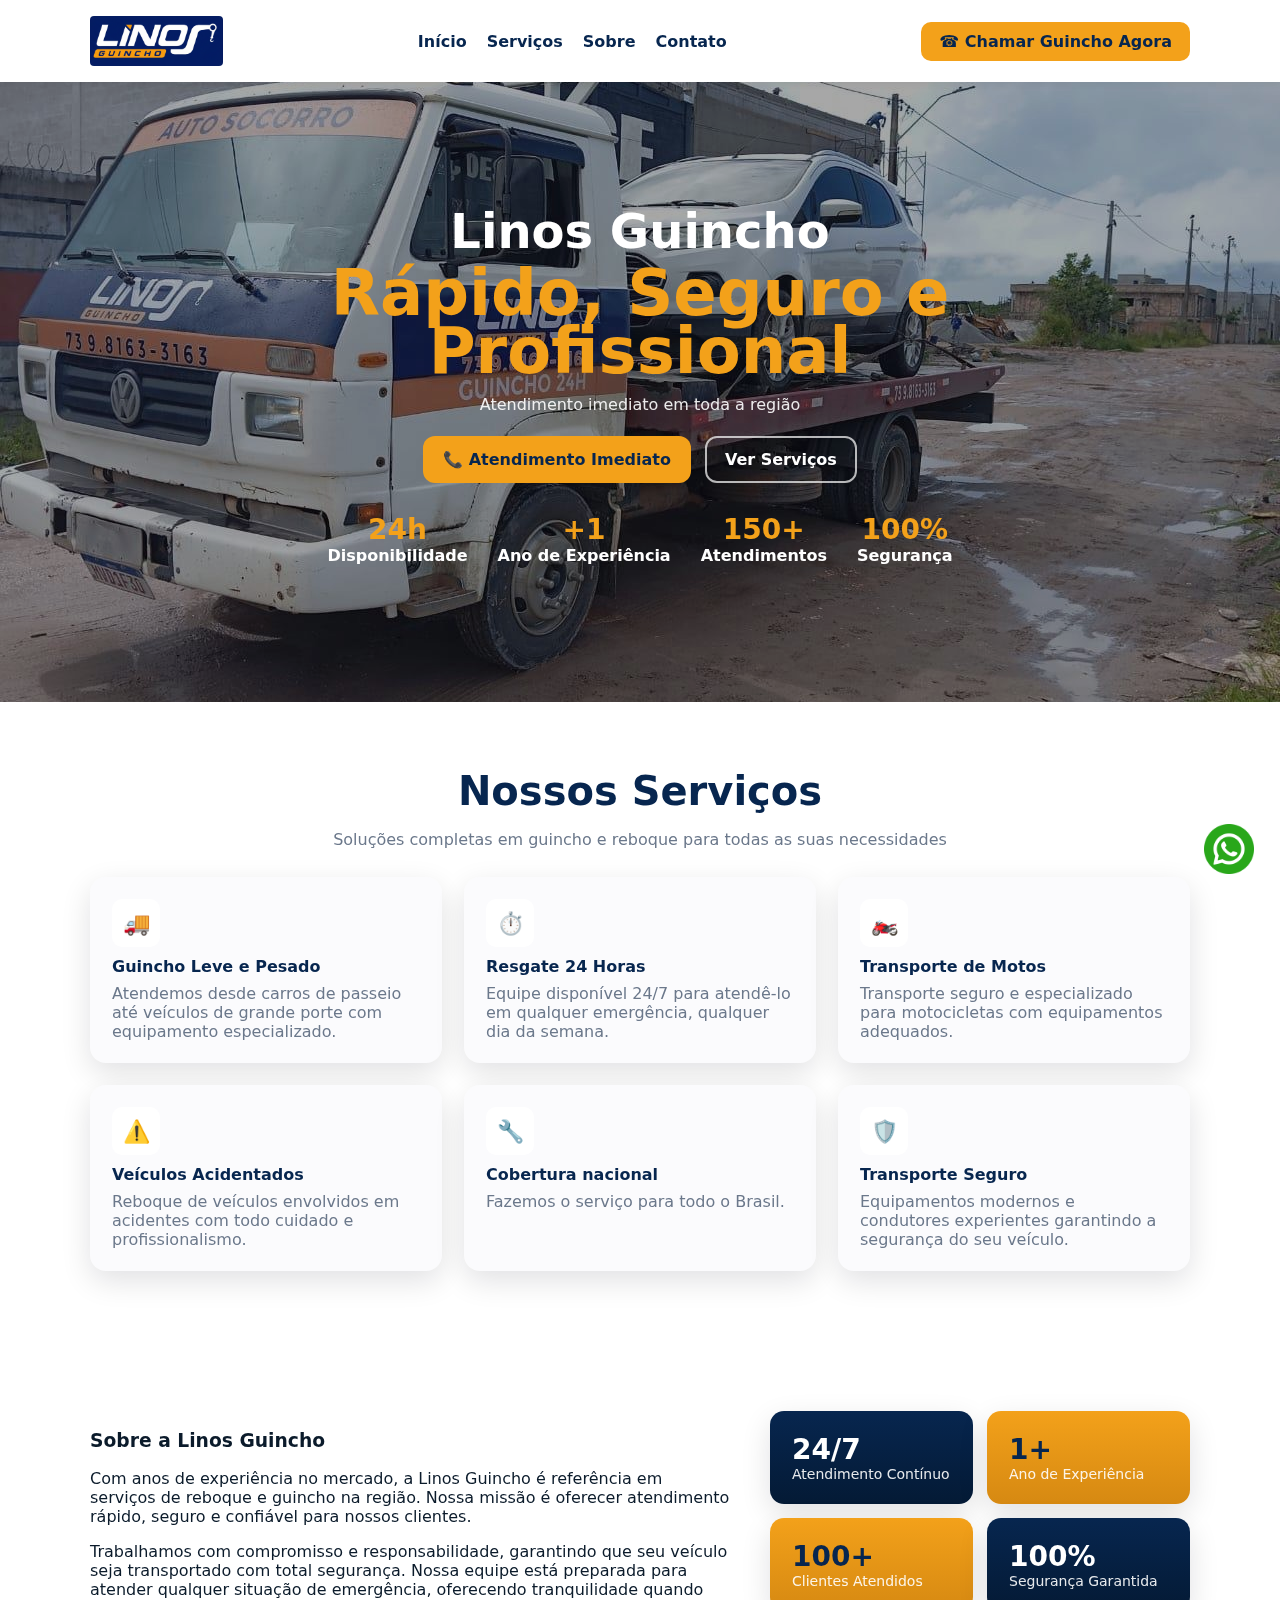
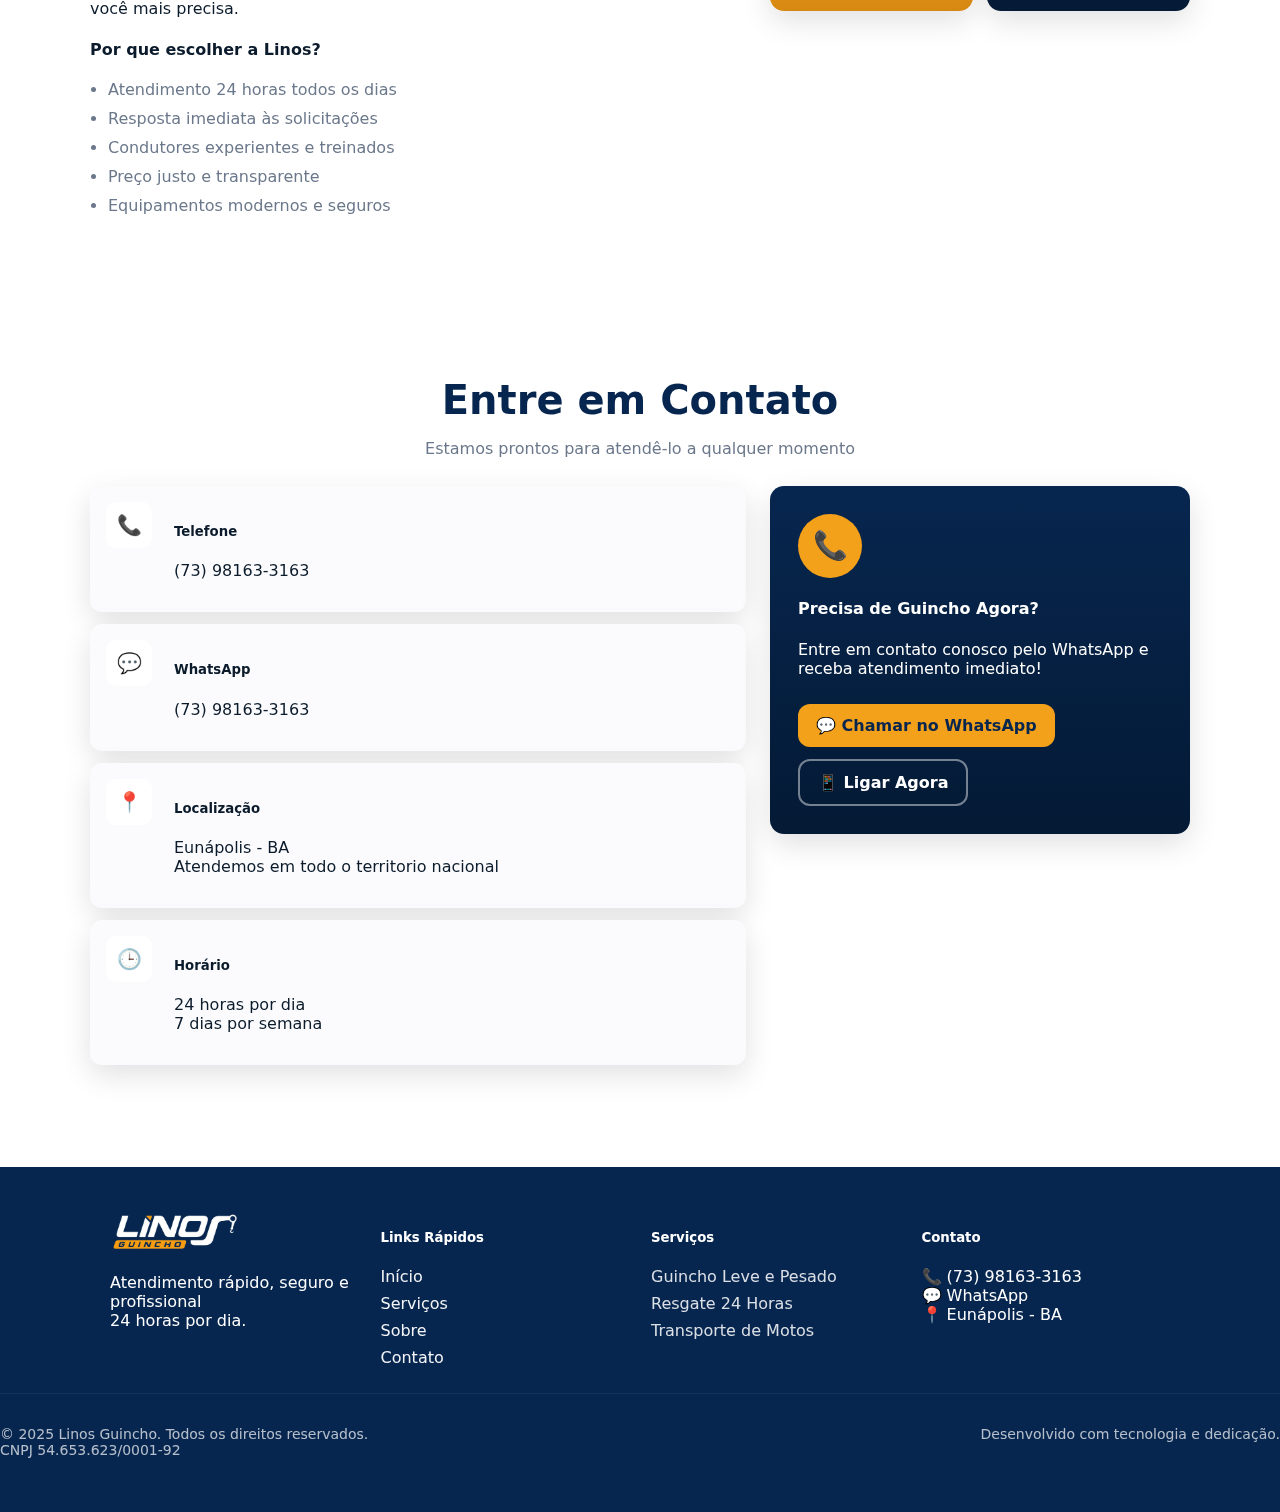
<file: Linos Guincho/index.html>
<!doctype html>
<html lang="pt-BR">

<head>
    <meta charset="utf-8" />
    <meta name="viewport" content="width=device-width,initial-scale=1" />
    <title>Linos Guincho — Atendimento 24h</title>
    <link rel="canonical" href="https://linosguincho.com.br/">
    <link rel="apple-touch-icon" sizes="180x180" href="assets/icons/apple-touch-icon.png">
    <link rel="icon" type="image/png" sizes="32x32" href="assets/icons/favicon-32x32.png">
    <link rel="icon" type="image/png" sizes="16x16" href="assets/icons/favicon-16x16.png">
    <meta name="description"
        content="Linos Guincho oferece serviço de guincho e reboque 24 horas em todo o Brasil. Atendimento rápido, seguro e profissional para carros, motos e veículos acidentados. Chame agora no WhatsApp.">
    <link rel="stylesheet" href="styles.css" />
</head>

<body>
    <header class="site-header">
        <div class="container header-inner">
            <div class="logo">
                <img class="logo-badge" src="assets/img/logo.png" alt="logo">
            </div>

            <nav class="main-nav ">
                <a href="#home">Início</a>
                <a href="#servicos">Serviços</a>
                <a href="#sobre">Sobre</a>
                <a href="#contato">Contato</a>
            </nav>

            <a class="btn-primary " id="whatsapp-top " href="https://wa.me/5573981633163 " target="_blank "
                rel="noopener ">
                ☎ Chamar Guincho Agora
            </a>
        </div>
    </header>

    <main>
        <!-- Hero -->
        <section id="home" class="hero " aria-label="Hero ">
            <div class="hero-overlay "></div>
            <img class="hero-img " src="assets/img/guincho.jpg" alt="Caminhão de guincho " />
            <div class="hero-content ">
                <h1 class="hero-title ">Linos Guincho</h1>
                <h2 class="hero-subtitle "><span>Rápido, Seguro e</span> Profissional</h2>
                <p class="hero-tag ">Atendimento imediato em toda a região</p>
                <div class="hero-ctas ">
                    <a class="btn-cta " href="https://wa.me/5573981633163 " target="_blank " rel="noopener ">
                        📞 Atendimento Imediato</a>
                    <a class="btn-outline " href="#servicos">Ver Serviços</a>
                </div>

                <ul class="hero-stats ">
                    <li><strong>24h</strong><span>Disponibilidade</span></li>
                    <li><strong>+1</strong><span>Ano de Experiência</span></li>
                    <li><strong>150+</strong><span>Atendimentos</span></li>
                    <li><strong>100%</strong><span>Segurança</span></li>
                </ul>
            </div>
        </section>

        <!-- Serviços -->
        <section id="servicos" class="section container ">
            <h3 class="section-title ">Nossos Serviços</h3>
            <p class="section-lead ">Soluções completas em guincho e reboque para todas as suas necessidades</p>

            <div class="cards-grid ">
                <article class="card ">
                    <div class="card-icon ">🚚</div>
                    <h4>Guincho Leve e Pesado</h4>
                    <p>Atendemos desde carros de passeio até veículos de grande porte com equipamento especializado.</p>
                </article>

                <article class="card ">
                    <div class="card-icon ">⏱️</div>
                    <h4>Resgate 24 Horas</h4>
                    <p>Equipe disponível 24/7 para atendê-lo em qualquer emergência, qualquer dia da semana.</p>
                </article>

                <article class="card ">
                    <div class="card-icon ">🏍️</div>
                    <h4>Transporte de Motos</h4>
                    <p>Transporte seguro e especializado para motocicletas com equipamentos adequados.</p>
                </article>

                <article class="card ">
                    <div class="card-icon ">⚠️</div>
                    <h4>Veículos Acidentados</h4>
                    <p>Reboque de veículos envolvidos em acidentes com todo cuidado e profissionalismo.</p>
                </article>

                <article class="card ">
                    <div class="card-icon ">🔧</div>
                    <h4>Cobertura nacional</h4>
                    <p>Fazemos o serviço para todo o Brasil.</p>
                </article>

                <article class="card ">
                    <div class="card-icon ">🛡️</div>
                    <h4>Transporte Seguro</h4>
                    <p>Equipamentos modernos e condutores experientes garantindo a segurança do seu veículo.</p>
                </article>
            </div>
        </section>

        <!-- Sobre -->
        <section id="sobre" class="section section-split container ">
            <div class="about-left ">
                <h3>Sobre a Linos Guincho</h3>
                <p>Com anos de experiência no mercado, a Linos Guincho é referência em serviços de reboque e guincho na
                    região. Nossa missão é oferecer atendimento rápido, seguro e confiável para nossos clientes.</p>
                <p>Trabalhamos com compromisso e responsabilidade, garantindo que seu veículo seja transportado com
                    total segurança. Nossa equipe está preparada para atender qualquer situação de emergência,
                    oferecendo tranquilidade quando você mais precisa.</p>

                <h4>Por que escolher a Linos?</h4>
                <ul class="benefits ">
                    <li>Atendimento 24 horas todos os dias</li>
                    <li>Resposta imediata às solicitações</li>
                    <li>Condutores experientes e treinados</li>
                    <li>Preço justo e transparente</li>
                    <li>Equipamentos modernos e seguros</li>
                </ul>
            </div>

            <div class="about-right ">
                <div class="stats-block ">
                    <div class="stat navy "><strong>24/7</strong><span>Atendimento Contínuo</span></div>
                    <div class="stat gold "><strong>1+</strong><span>Ano de Experiência</span></div>
                    <div class="stat gold "><strong>100+</strong><span>Clientes Atendidos</span></div>
                    <div class="stat navy "><strong>100%</strong><span>Segurança Garantida</span></div>
                </div>
            </div>
        </section>

        <!-- Contato -->
        <section id="contato" class="section container contact-section ">
            <h3 class="section-title ">Entre em Contato</h3>
            <p class="section-lead ">Estamos prontos para atendê-lo a qualquer momento</p>

            <div class="contact-grid ">
                <div class="contact-cards ">
                    <div class="info-card "><span class="info-icon ">📞</span>
                        <div>
                            <h5>Telefone</h5>
                            <p>(73) 98163-3163</p>
                        </div>
                    </div>
                    <div class="info-card "><span class="info-icon ">💬</span>
                        <div>
                            <h5>WhatsApp</h5>
                            <p>(73) 98163-3163</p>
                        </div>
                    </div>
                    <div class="info-card "><span class="info-icon ">📍</span>
                        <div>
                            <h5>Localização</h5>
                            <p>Eunápolis - BA<br>Atendemos em todo o territorio nacional</p>
                        </div>
                    </div>
                    <div class="info-card "><span class="info-icon ">🕒</span>
                        <div>
                            <h5>Horário</h5>
                            <p>24 horas por dia<br>7 dias por semana</p>
                        </div>
                    </div>
                </div>

                <div class="contact-action ">
                    <div class="contact-box ">
                        <div class="contact-box-icon ">📞</div>
                        <h4>Precisa de Guincho Agora?</h4>
                        <p>Entre em contato conosco pelo WhatsApp e receba atendimento imediato!</p>
                        <a class="btn-cta big " href="https://wa.me/5573981633163 " target="_blank " rel="noopener ">💬
                            Chamar no WhatsApp</a>
                        <a class="btn-outline big " href="tel:+5573981633163 ">📱 Ligar Agora</a>
                    </div>
                </div>
            </div>
        </section>

        <a href="https://wa.me/5573981633163" target="_blank">
            <img class="whatsapp-icon" src="assets/icons/whatsappVerde.png" alt="Icone do whatsapp">
        </a>
    </main>

    <footer class="site-footer ">
        <div class="container footer-grid ">
            <div>
                <div class="logo-footer ">
                    <img class="logo-badge" src="assets/img/logo-bg.png" alt="logo">
                </div>
                <p>Atendimento rápido, seguro e profissional<br />24 horas por dia.</p>
            </div>

            <div>
                <h5>Links Rápidos</h5>
                <ul class="footer-links ">
                    <li><a href="#home ">Início</a></li>
                    <li><a href="#servicos ">Serviços</a></li>
                    <li><a href="#sobre ">Sobre</a></li>
                    <li><a href="#contato ">Contato</a></li>
                </ul>
            </div>

            <div>
                <h5>Serviços</h5>
                <ul class="footer-links ">
                    <li>Guincho Leve e Pesado</li>
                    <li>Resgate 24 Horas</li>
                    <li>Transporte de Motos</li>
                </ul>
            </div>

            <div>
                <h5>Contato</h5>
                <p>📞 (73) 98163-3163<br />💬 WhatsApp<br />📍 Eunápolis - BA</p>
            </div>
        </div>

        <div class="footer-bottom ">
            <p>© 2025 Linos Guincho. Todos os direitos reservados.<br /> CNPJ 54.653.623/0001-92</p>
            <p>Desenvolvido com tecnologia e dedicação.</p>
        </div>
    </footer>

    <script src="scripts.js "></script>
</body>

</html>
</file>
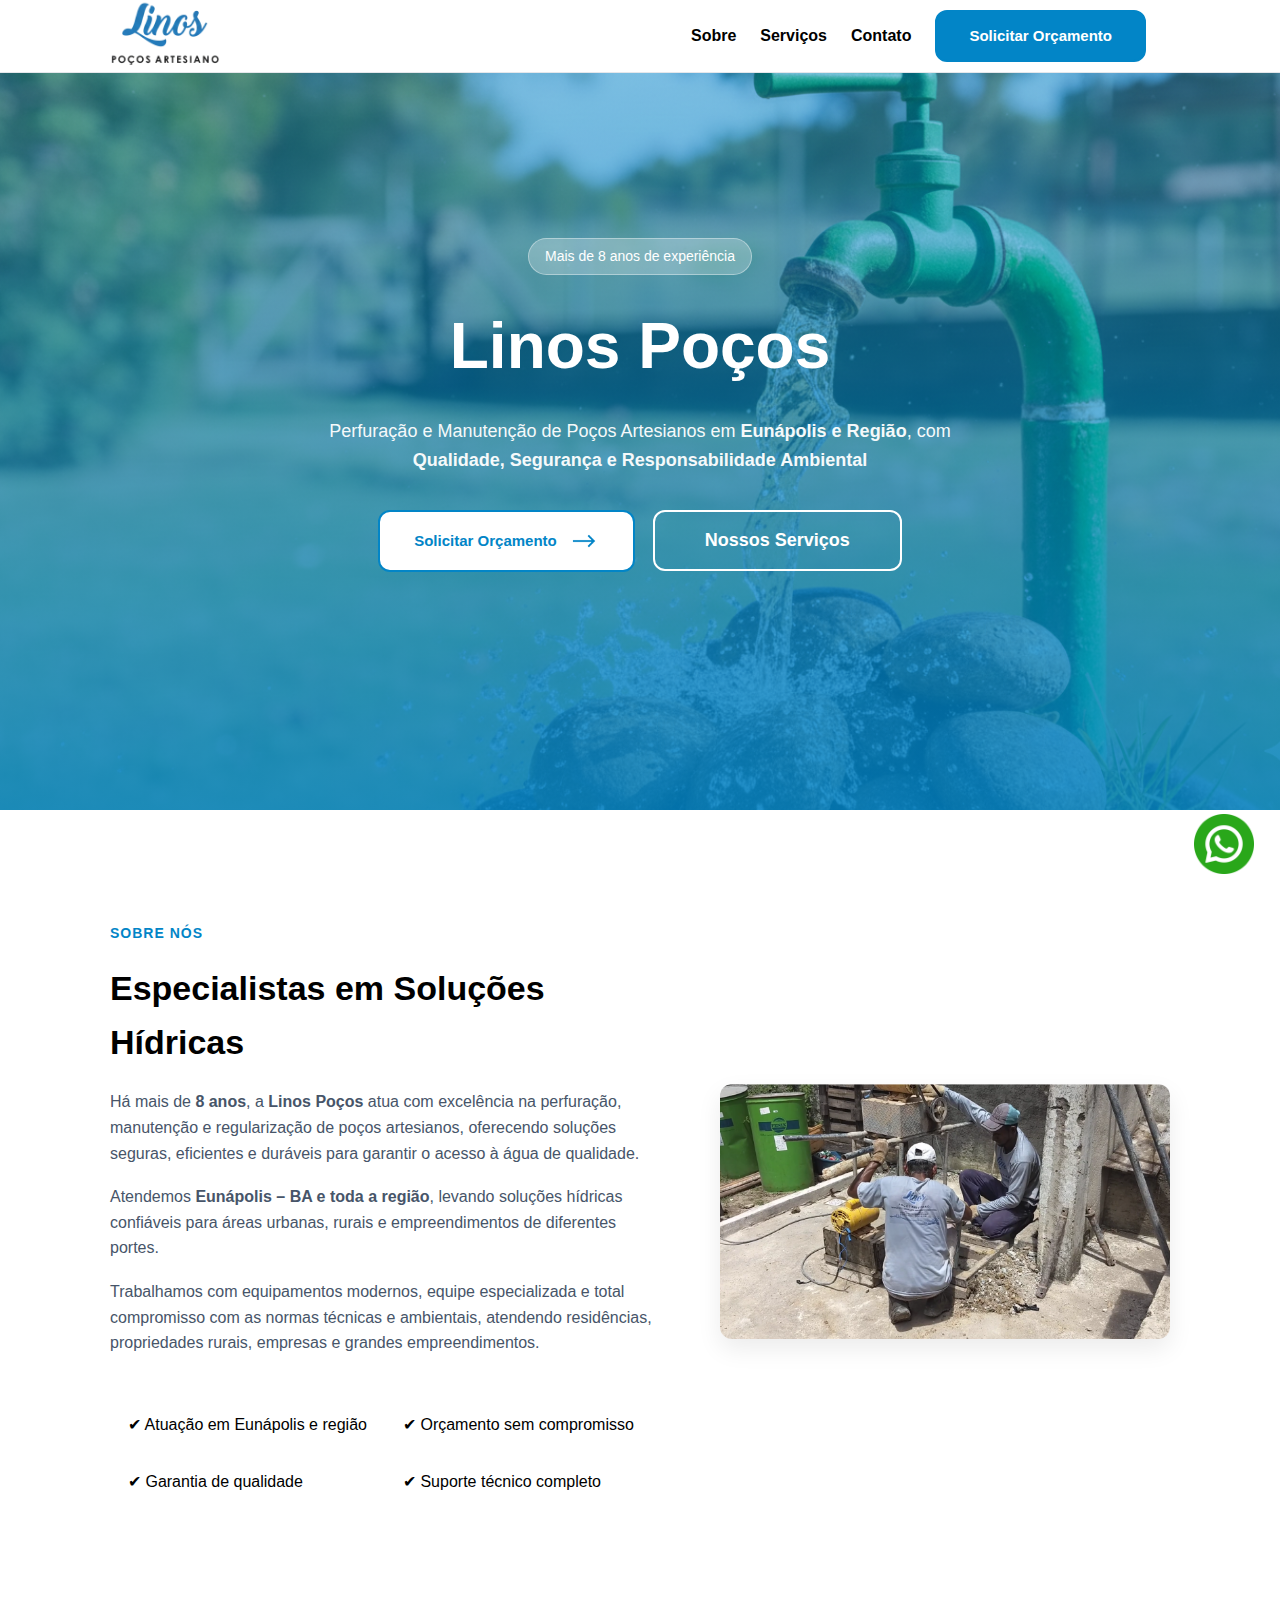
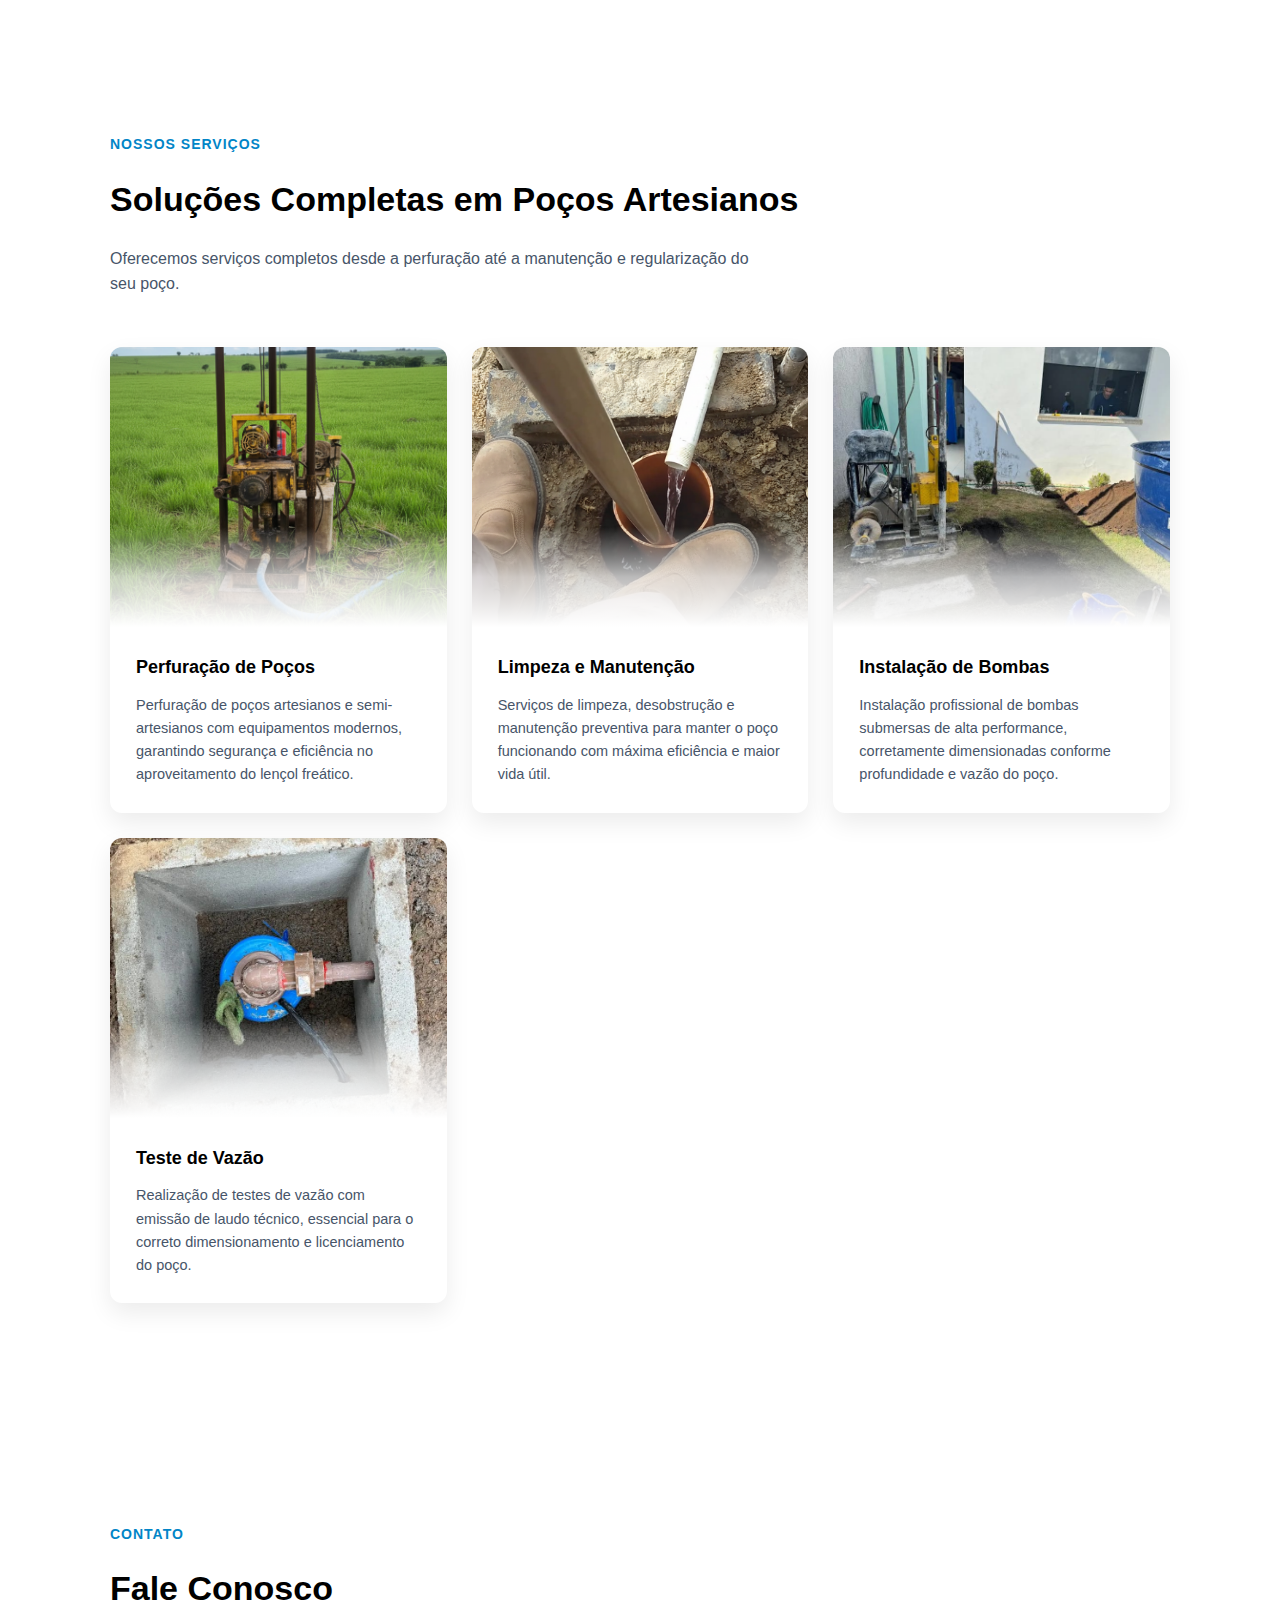
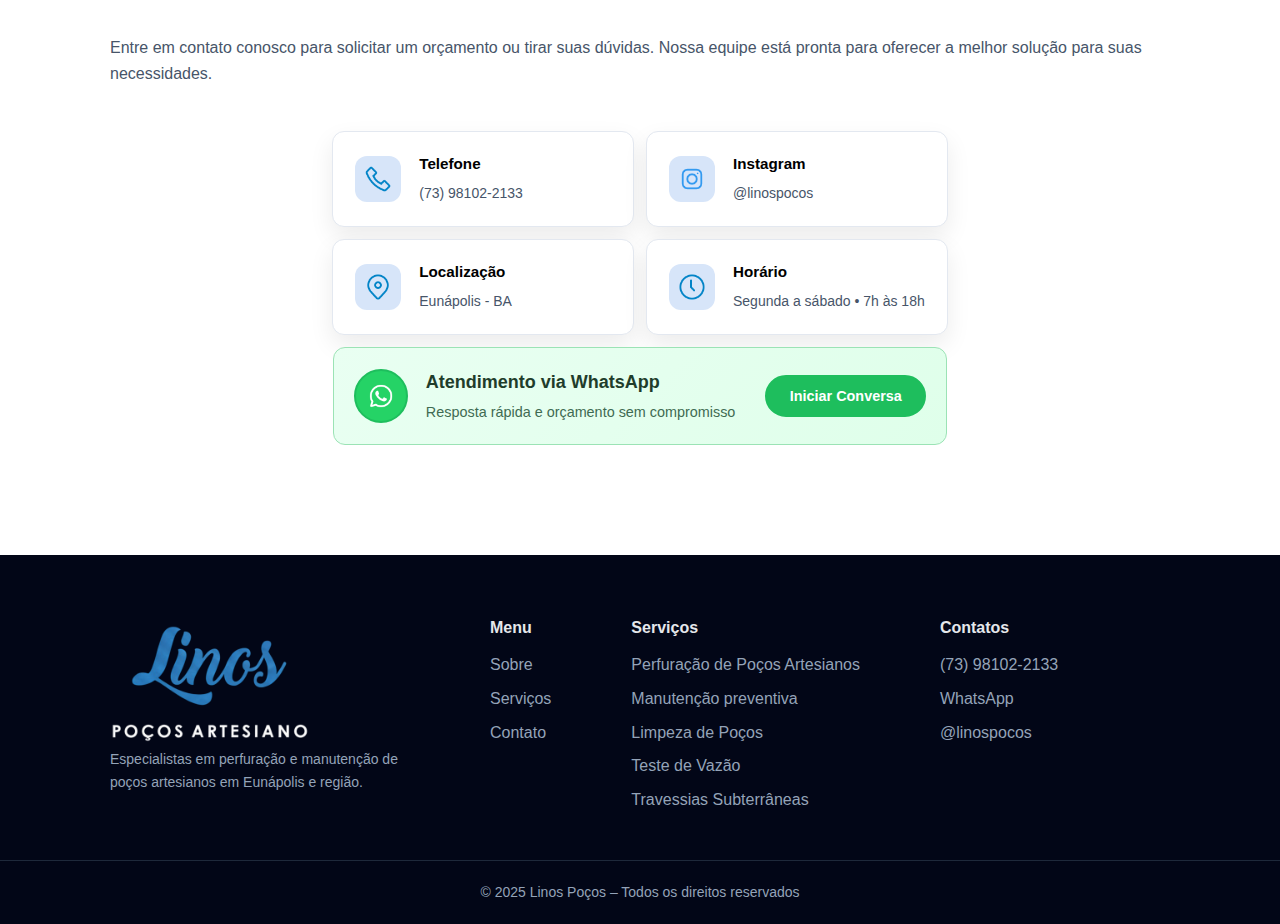
<file: linos poços/index.html>
<!DOCTYPE html>
<html lang="pt-BR">

<head>
    <meta charset="UTF-8" />
    <meta name="viewport" content="width=device-width, initial-scale=1.0" />
    <title>Linos Poços</title>
    <meta name="description"
        content="Linos Poços é especializada em perfuração, manutenção, Limpeza e regularização de poços artesianos em Eunápolis e região. Mais de 8 anos de experiência, qualidade, segurança e responsabilidade ambiental.">
    <link rel="apple-touch-icon" sizes="180x180" href="img/apple-touch-icon.png">
    <link rel="icon" type="image/png" sizes="32x32" href="img/favicon-32x32.png">
    <link rel="icon" type="image/png" sizes="16x16" href="img/favicon-16x16.png">
    <link rel="stylesheet" href="style.css" />
</head>

<body>

    <header class="header">
        <div class="container header-content">
            <div class="logo">
                <a href="#hero">
                    <img src="img/logoLinos.png">
                </a>
            </div>

            <button class="menu-toggle" aria-label="Abrir menu">
                ☰
            </button>

            <nav class="nav">
                <a href="#sobre">Sobre</a>
                <a href="#servicos">Serviços</a>
                <a href="#contato">Contato</a>
                <a href="https://wa.me/557381022133" target="_blank" rel="noopener" class="btn-primary">Solicitar
                    Orçamento</a>
            </nav>
        </div>
    </header>

    <section id="hero" class="hero">
        <div class="hero-content">
            <span class="badge">Mais de 8 anos de experiência</span>
            <h1>Linos Poços</h1>
            <p>
                Perfuração e Manutenção de Poços Artesianos em <strong>Eunápolis e Região</strong>, com
                <strong>Qualidade, Segurança e Responsabilidade Ambiental</strong>
            </p>

            <div class="hero-buttons">
                <a href="https://wa.me/557381022133" target="_blank" rel="noopener" class="btn-orcamento">Solicitar
                    Orçamento <img class="img-icon" src="img/setaIcon.png" alt="Seta para a direira"></a>
                <a href="#servicos"><button class="btn-outline">Nossos Serviços</button></a>
            </div>
        </div>
    </section>

    <section id="sobre" class="section">
        <div class="container sobre-grid">

            <div class="sobre-text">
                <span class="section-tag">SOBRE NÓS</span>
                <h2>Especialistas em Soluções Hídricas</h2>

                <p>
                    Há mais de <strong>8 anos</strong>, a <strong>Linos Poços</strong> atua com excelência na
                    perfuração, manutenção e regularização de poços artesianos, oferecendo
                    soluções seguras, eficientes e duráveis para garantir o acesso à água de qualidade.
                </p>

                <p>
                    Atendemos <strong>Eunápolis – BA e toda a região</strong>, levando soluções hídricas
                    confiáveis para áreas urbanas, rurais e empreendimentos de diferentes portes.
                </p>

                <p>
                    Trabalhamos com equipamentos modernos, equipe especializada e total compromisso
                    com as normas técnicas e ambientais, atendendo residências, propriedades rurais,
                    empresas e grandes empreendimentos.
                </p>

                <div class="features">
                    <div>✔ Atuação em Eunápolis e região</div>
                    <div>✔ Orçamento sem compromisso</div>
                    <div>✔ Garantia de qualidade</div>
                    <div>✔ Suporte técnico completo</div>
                </div>
            </div>

            <div class="sobre-image">
                <img src="img/EquipeLinos.png" alt="Equipe Linos Poços em operação">
            </div>

        </div>
    </section>

    <section id="servicos" class="section light">
        <div class="container">
            <span class="section-tag">NOSSOS SERVIÇOS</span>
            <h2>Soluções Completas em Poços Artesianos</h2>
            <p class="section-desc">
                Oferecemos serviços completos desde a perfuração até a manutenção e regularização do seu poço.
            </p>

            <div class="cards">

                <div class="card modern">
                    <div class="card-image">
                        <img src="img/perfuracao.png" alt="Perfuração de Poços">
                    </div>
                    <div class="card-content">
                        <h3>Perfuração de Poços</h3>
                        <p>
                            Perfuração de poços artesianos e semi-artesianos com equipamentos modernos,
                            garantindo segurança e eficiência no aproveitamento do lençol freático.
                        </p>
                    </div>
                </div>

                <div class="card modern">
                    <div class="card-image">
                        <img src="img/limpeza.png" alt="Limpeza e Manutenção">
                    </div>
                    <div class="card-content">
                        <h3>Limpeza e Manutenção</h3>
                        <p>
                            Serviços de limpeza, desobstrução e manutenção preventiva para manter
                            o poço funcionando com máxima eficiência e maior vida útil.
                        </p>
                    </div>
                </div>

                <div class="card modern">
                    <div class="card-image">
                        <img src="img/quintal.jpeg" alt="Instalação de Bombas">
                    </div>
                    <div class="card-content">
                        <h3>Instalação de Bombas</h3>
                        <p>
                            Instalação profissional de bombas submersas de alta performance,
                            corretamente dimensionadas conforme profundidade e vazão do poço.
                        </p>
                    </div>
                </div>

                <div class="card modern">
                    <div class="card-image">
                        <img src="img/pocoartesiano.jpeg" alt="Teste de Vazão">
                    </div>
                    <div class="card-content">
                        <h3>Teste de Vazão</h3>
                        <p>
                            Realização de testes de vazão com emissão de laudo técnico,
                            essencial para o correto dimensionamento e licenciamento do poço.
                        </p>
                    </div>
                </div>

            </div>
        </div>
        </div>
    </section>

    <section id="contato" class="section light">
        <div class="container">

            <div class="contato-text">
                <span class="section-tag">CONTATO</span>
                <h2>Fale Conosco</h2>
                <p>
                    Entre em contato conosco para solicitar um orçamento ou tirar suas dúvidas.
                    Nossa equipe está pronta para oferecer a melhor solução para suas necessidades.
                </p>

                <div class="contact">

                    <a class="contact-card" href="tel:+557381022133">
                        <div class="contact-icon">
                            <img class="img-icon" src="img/telefoneIcon.png" alt="Telefone ícone">
                        </div>
                        <div>
                            <h4>Telefone</h4>
                            <span>(73) 98102-2133</span>
                        </div>
                    </a>

                    <a class="contact-card" href="https://www.instagram.com/linospocos/" target="_blank" rel="noopener">
                        <div class="contact-icon">
                            <img class="img-icon" src="img/instagram.png" alt="Email ícone">
                        </div>
                        <div>
                            <h4>Instagram</h4>
                            <span>@linospocos</span>
                        </div>
                    </a>

                    <a class="contact-card" href="https://www.google.com/maps/search/?api=1&query=Eunápolis+BA"
                        target="_blank" rel="noopener">
                        <div class="contact-icon">
                            <img class="img-icon" src="img/localIcon.png" alt="Local ícone">
                        </div>
                        <div>
                            <h4>Localização</h4>
                            <span>Eunápolis - BA</span>
                        </div>
                    </a>

                    <div class="contact-card">
                        <div class="contact-icon">
                            <img class="img-icon" src="img/relogioIcon.png" alt="Horário ícone">
                        </div>
                        <div>
                            <h4>Horário</h4>
                            <span>Segunda a sábado • 7h às 18h</span>
                        </div>
                    </div>
                </div>

                <div class="whatsapp-card">
                    <div class="whatsapp-info">
                        <img src="img/whatsappIcon.png" alt="WhatsApp">
                        <div>
                            <h3>Atendimento via WhatsApp</h3>
                            <p>Resposta rápida e orçamento sem compromisso</p>
                        </div>
                    </div>
                    <a href="https://wa.me/557381022133" target="_blank" rel="noopener" class="whatsapp-btn">Iniciar
                        Conversa</a>
                </div>
            </div>
        </div>
    </section>

    <footer class="footer">
        <div class="container footer-flex">
            <div class="footer-brand">
                <img src="img/logoLinosB.png">
                <p>Especialistas em perfuração e manutenção de poços artesianos em Eunápolis e região.</p>
            </div>

            <div class="footer-links">
                <h4>Menu</h4>
                <a href="#sobre">Sobre</a>
                <a href="#servicos">Serviços</a>
                <a href="#contato">Contato</a>
            </div>

            <div class="footer-links">
                <h4>Serviços</h4>
                <a href="#servicos">Perfuração de Poços Artesianos</a>
                <a href="#servicos">Manutenção preventiva</a>
                <a href="#servicos">Limpeza de Poços</a>
                <a href="#servicos">Teste de Vazão</a>
                <a href="#servicos">Travessias Subterrâneas</a>
            </div>

            <div class="footer-links">
                <h4>Contatos</h4>
                <a href="tel:+557381022133">
                    (73) 98102-2133
                </a>

                <a href="https://wa.me/557381022133" target="_blank" rel="noopener">
                    WhatsApp
                </a>

                <a href="https://www.instagram.com/linospocos/" target="_blank" rel="noopener">
                    @linospocos
                </a>
            </div>

        </div>

        <div class="footer-bottom">
            © 2025 Linos Poços – Todos os direitos reservados
        </div>
    </footer>

    <a href="https://wa.me/557381022133" target="_blank">
        <img class="whatsapp-icon" src="img/whatsappVerde.png" alt="Icone do whatsapp">
    </a>

    <script src="script.js"></script>
</body>

</html>
</file>
<file: Linos Guincho/styles.css>
:root {
    --navy: #07264f;
    --navy-dark: #041a35;
    --gold: #f3a11a;
    --white: #ffffff;
    --muted: #6b788b;
    --card-bg: #fbfbfd;
    --rounded: 14px;
    --container: 1100px;
    --glass: rgba(255, 255, 255, 0.06);
    --shadow: 0 10px 30px rgba(2, 6, 23, 0.12);
    font-family: "Inter", system-ui, -apple-system, "Segoe UI", Roboto, "Helvetica Neue", Arial;
}

* {
    box-sizing: border-box
}

html,
body {
    height: 100%;
    margin: 0;
    color: #0b1b2b
}

html {
    scroll-behavior: smooth;
}

.container {
    max-width: var(--container);
    margin: 0 auto;
    padding: 0 20px
}


/* Header */

.site-header {
    background: var(--white);
    position: sticky;
    top: 0;
    z-index: 40;
    box-shadow: 0 2px 8px rgba(2, 6, 23, 0.06)
}

.header-inner {
    display: flex;
    align-items: center;
    justify-content: space-between;
    padding: 16px 0
}

.logo {
    display: flex;
    align-items: center;
    gap: 12px
}

.logo-badge {
    width: auto;
    height: 50px;
    border-radius: 4px;
    display: flex;
    align-items: center;
    justify-content: center;
}

.main-nav {
    display: flex;
    gap: 20px
}

.main-nav a {
    color: var(--navy);
    text-decoration: none;
    font-weight: 600
}

.btn-primary {
    background: var(--gold);
    color: var(--navy);
    padding: 10px 18px;
    border-radius: 10px;
    text-decoration: none;
    font-weight: 700
}


/* Hero */

.hero {
    position: relative;
    height: 620px;
    display: flex;
    align-items: center;
    justify-content: center;
    overflow: hidden
}

.hero-img {
    position: absolute;
    inset: 0;
    width: 100%;
    height: 100%;
    object-fit: cover;
    filter: contrast(0.95) saturate(0.95)
}

.hero-overlay {
    position: absolute;
    inset: 0;
    background: linear-gradient(180deg, rgba(3, 22, 42, 0.55), rgba(3, 22, 42, 0.65));
    mix-blend-mode: multiply
}

.hero-content {
    position: relative;
    color: #fff;
    text-align: center;
    z-index: 2;
    padding: 0 20px;
    max-width: 1100px
}

.hero-title {
    font-size: 48px;
    margin: 0 0 6px;
    font-weight: 800
}

.hero-subtitle {
    font-size: 64px;
    margin: 0;
    line-height: 0.9;
    color: var(--gold);
    font-weight: 800
}

.hero-tag {
    margin-top: 14px;
    color: rgba(255, 255, 255, 0.9)
}

.hero-ctas {
    margin-top: 22px;
    display: flex;
    gap: 14px;
    justify-content: center;
    flex-wrap: wrap
}

.btn-cta {
    background: var(--gold);
    color: var(--navy);
    padding: 14px 20px;
    border-radius: 12px;
    text-decoration: none;
    font-weight: 700;
    display: inline-block
}

.btn-outline {
    border: 2px solid rgba(255, 255, 255, 0.7);
    color: #fff;
    padding: 12px 18px;
    border-radius: 12px;
    text-decoration: none;
    font-weight: 700
}


/* Hero stats */

.hero-stats {
    display: flex;
    gap: 30px;
    justify-content: center;
    margin-top: 30px;
    padding: 0;
    list-style: none
}

.hero-stats li {
    color: var(--gold);
    text-align: center
}

.hero-stats li strong {
    display: block;
    font-size: 28px;
    color: var(--gold)
}

.hero-stats li span {
    display: block;
    color: white;
    font-weight: 600
}


/* Sections */

.section {
    padding: 60px 0
}

.section-title {
    font-size: 40px;
    color: var(--navy);
    text-align: center;
    margin: 6px 0
}

.section-lead {
    color: var(--muted);
    text-align: center;
    margin-bottom: 28px
}


/* Cards grid */

.cards-grid {
    display: grid;
    grid-template-columns: repeat(3, 1fr);
    gap: 22px;
    margin-top: 24px
}

.card {
    background: var(--card-bg);
    padding: 22px;
    border-radius: 16px;
    box-shadow: var(--shadow);
    min-height: 160px
}

.card-icon {
    width: 48px;
    height: 48px;
    background: #fff;
    border-radius: 10px;
    display: flex;
    align-items: center;
    justify-content: center;
    font-size: 22px;
    margin-bottom: 10px
}

.card h4 {
    margin: 0 0 8px;
    color: var(--navy)
}

.card p {
    color: var(--muted);
    margin: 0
}


/* About split */

.section-split {
    display: flex;
    gap: 40px;
    align-items: flex-start;
    padding: 80px 0
}

.about-left {
    flex: 1
}

.about-right {
    width: 420px
}

.benefits {
    padding-left: 18px
}

.benefits li {
    margin-bottom: 10px;
    color: var(--muted)
}

.stats-block {
    display: grid;
    grid-template-columns: 1fr 1fr;
    gap: 14px
}

.stat {
    padding: 22px;
    border-radius: 14px;
    color: var(--white);
    box-shadow: var(--shadow);
    display: flex;
    flex-direction: column;
    justify-content: center
}

.stat strong {
    font-size: 28px
}

.stat span {
    font-size: 14px;
    color: rgba(255, 255, 255, 0.9)
}

.stat.navy {
    background: linear-gradient(180deg, var(--navy), var(--navy-dark))
}

.stat.gold {
    background: linear-gradient(180deg, var(--gold), #d68912);
    color: var(--navy)
}


/* Contact */

.contact-grid {
    display: grid;
    grid-template-columns: 1fr 420px;
    gap: 24px;
    margin-top: 18px;
    align-items: start
}

.info-card {
    display: flex;
    gap: 14px;
    align-items: flex-start;
    background: var(--card-bg);
    padding: 16px;
    border-radius: 12px;
    box-shadow: var(--shadow);
    margin-bottom: 12px
}

.info-icon {
    width: 46px;
    height: 46px;
    background: #fff;
    border-radius: 10px;
    display: flex;
    align-items: center;
    justify-content: center;
    font-size: 20px;
    margin-right: 8px
}

.contact-action .contact-box {
    background: linear-gradient(180deg, var(--navy), var(--navy-dark));
    padding: 28px;
    border-radius: 14px;
    color: #fff;
    box-shadow: var(--shadow)
}

.contact-box-icon {
    width: 64px;
    height: 64px;
    border-radius: 50%;
    background: var(--gold);
    display: flex;
    align-items: center;
    justify-content: center;
    margin-bottom: 12px;
    color: var(--navy);
    font-size: 28px
}

.btn-cta.big {
    display: inline-block;
    margin-top: 10px;
    padding: 12px 18px;
    border-radius: 12px;
    font-weight: 800
}

.btn-outline.big {
    display: inline-block;
    margin-top: 12px;
    padding: 12px 18px;
    border-radius: 12px;
    border: 2px solid rgba(255, 255, 255, 0.45);
    background: transparent;
    color: #fff;
    text-decoration: none
}


/* Footer */

.site-footer {
    background: var(--navy);
    color: var(--white);
    padding: 40px 0;
    margin-top: 30px
}

.footer-grid {
    display: grid;
    grid-template-columns: repeat(4, 1fr);
    gap: 22px
}

.logo-footer {
    display: flex;
    gap: 12px;
    align-items: center;
    margin-bottom: 8px
}

.logo-badge.small {
    width: 36px;
    height: 36px;
    border-radius: 8px;
    background: var(--gold);
    color: var(--navy);
    display: flex;
    align-items: center;
    justify-content: center;
    font-weight: 800
}

.brand.small {
    font-weight: 700
}

.footer-links {
    list-style: none;
    padding: 0;
    margin: 0
}

.footer-links li {
    margin-bottom: 8px;
    color: rgba(255, 255, 255, 0.85)
}

.footer-links a {
    color: rgba(255, 255, 255, 0.95);
    text-decoration: none
}

.footer-bottom {
    border-top: 1px solid rgba(255, 255, 255, 0.06);
    padding-top: 18px;
    margin-top: 18px;
    display: flex;
    justify-content: space-between;
    color: rgba(255, 255, 255, 0.7);
    font-size: 14px
}

.whatsapp-icon {
    position: fixed;
    cursor: pointer;
    width: 50px;
    height: 50px;
    bottom: 0;
    right: 0;
    margin: 2%;
}


/* Responsive */

@media(max-width:1000px) {
    body {
        padding-inline: 20px
    }
    .cards-grid {
        grid-template-columns: repeat(2, 1fr)
    }
    .section-split {
        flex-direction: column
    }
    .about-right {
        width: 100%
    }
    .contact-grid {
        grid-template-columns: 1fr
    }
    .main-nav {
        display: none
    }
}

@media(max-width:640px) {
    .hero-subtitle {
        font-size: 36px
    }
    .hero-title {
        font-size: 28px
    }
    .cards-grid {
        grid-template-columns: 1fr
    }
    .footer-grid {
        grid-template-columns: 1fr 1fr
    }
    .btn-primary {
        padding: 8px 12px
    }
    .site-header {
        padding: 6px 0
    }
}
</file>
<file: linos poços/style.css>
/* RESET E VARIÁVEIS */
:root {
    --primary: #0285c7;
    --primary-dark: #036aa1;
    --text-muted: #475569;
    --border: #e5e7eb;
    --radius: 12px;
    --shadow: 0 10px 25px rgba(0, 0, 0, 0.08);
}

* {
    margin: 0;
    padding: 0;
    box-sizing: border-box;
    font-family: Arial, Helvetica, sans-serif;
}

body {
    color: var(--text-dark);
    background: #ffffff;
    line-height: 1.6;
}

.container {
    max-width: 1100px;
    margin: auto;
    padding: 0 20px;
}

.img-icon {
    width: 30px;
    height: auto;
}

/* ================= HEADER ================= */
.header {
    position: fixed;
    width: 100%;
    background: #ffffff;
    border-bottom: 1px solid var(--border);
    z-index: 1000;
}

.header-content {
    display: flex;
    align-items: center;
    justify-content: space-between;
    height: 72px;
}

.logo {
    font-size: 18px;
}

.logo img {
    display: flex;
    width: 110px;
    height: auto;
}

.menu-toggle {
    display: none;
    font-size: 28px;
    background: none;
    border: none;
    cursor: pointer;
}

.nav {
    display: flex;
    align-items: center;
}

.nav a {
    margin-right: 24px;
    text-decoration: none;
    color: #000000;
    font-weight: 600;
    position: relative;
}

.nav a::after {
    content: "";
    position: absolute;
    bottom: -6px;
    left: 0;
    width: 0;
    height: 2px;
    background: var(--primary);
    transition: width 0.3s;
}

.nav a:hover::after {
    width: 100%;
}

.nav a.btn-primary {
    color: #ffffff;
}

.nav a.btn-primary::after {
    display: none;
}

@media (max-width: 768px) {

    .menu-toggle {
        display: block;
    }

    .nav {
        position: absolute;
        top: 72px;
        left: 0;
        width: 100%;
        background: #ffffff;
        flex-direction: column;
        padding: 20px;
        gap: 18px;
        border-top: 1px solid var(--border);
        box-shadow: var(--shadow);
        display: none;
    }

    .nav.active {
        display: flex;
    }

    .nav a {
        margin-right: 0;
    }
}

.btn-primary {
    display: flex;
    align-items: center;
    gap: 12px;
    background: var(--primary);
    color: #ffffff;
    border: 2px solid var(--primary);
    padding: 12px 32px;
    border-radius: var(--radius);
    cursor: pointer;
    font-size: 15px;
    font-weight: 600;
    transition: all 0.3s ease;
    text-decoration: none;
}

.btn-primary:hover {
    background: var(--primary-dark);
    border-color: var(--primary-dark);
    transform: translateY(-2px);
}

.btn-orcamento {
    display: flex;
    align-items: center;
    gap: 12px;
    background: #ffffff;
    color: var(--primary);
    border: 2px solid var(--primary);
    padding: 14px 34px;
    border-radius: var(--radius);
    cursor: pointer;
    font-size: 15px;
    font-weight: 600;
    transition: all 0.3s ease;
    text-decoration: none;
}

.btn-orcamento:hover {
    background: #ffffffee;
}

.btn-orcamento img {
    transition: transform 0.3s ease;
}

.btn-orcamento:hover img {
    transform: translateX(8px) scale(1.05);
}

.btn-outline {
    background: transparent;
    border: 2px solid #ffffff;
    color: #ffffff;
    padding: 18px 50px;
    border-radius: var(--radius);
    cursor: pointer;
    font-size: 18px;
    font-weight: bold;
    transition: background 0.3s, color 0.3s;
    text-decoration: none;
}

.btn-outline:hover {
    background: #ffffff;
    color: var(--primary);
}

@media (max-width: 768px) {

    .hero-buttons {
        display: flex;
        align-items: center;
    }

    .btn-primary,
    .btn-orcamento {
        width: fit-content;
        white-space: nowrap;
    }
}

/* ================= HERO ================= */
.hero {
    height: 90vh;
    background: linear-gradient(rgba(2, 133, 199, 0.404),
            rgba(2, 132, 199, 0.85)),
        url("img/principal.png");
    background-size: cover;
    background-position: center;
    display: flex;
    align-items: center;
    justify-content: center;
    text-align: center;
    color: #ffffff;
}

.hero-content h1 {
    font-size: 64px;
    margin: 20px 0;
}

.hero-content p {
    font-size: 18px;
    max-width: 650px;
    margin: auto;
    opacity: 0.95;
}

.badge {
    display: inline-block;
    background: rgba(255, 255, 255, 0.25);
    padding: 6px 16px;
    border: #ffffff62 solid 1px;
    border-radius: 20px;
    font-size: 14px;
}

.hero-buttons {
    margin-top: 35px;
    display: flex;
    gap: 18px;
    justify-content: center;
}

/* ================= SECTIONS ================= */
.section {
    padding: 110px 0;
}

.section.light {
    background: #ffffff;
}

.section-tag {
    color: var(--primary);
    font-size: 14px;
    font-weight: bold;
    letter-spacing: 1px;
}

.section h2 {
    margin: 15px 0 20px;
    font-size: 34px;
}

.section p {
    color: var(--text-muted);
}

.section-desc {
    margin-bottom: 50px;
    max-width: 650px;
}

/* ================= SOBRE ================= */
.sobre-grid {
    display: grid;
    grid-template-columns: 1.1fr 0.9fr;
    gap: 60px;
    align-items: center;
}

/* Texto */
.sobre-text p {
    margin-bottom: 18px;
}

/* Imagem */
.sobre-image img {
    width: 100%;
    height: 100%;
    max-height: 420px;
    object-fit: cover;
    border-radius: var(--radius);
    box-shadow: var(--shadow);
}

/* ================= RESPONSIVO ================= */
@media (max-width: 900px) {
    .sobre-grid {
        grid-template-columns: 1fr;
    }

    .sobre-image {
        order: 2;
        margin-top: 40px;
    }

    .sobre-text {
        order: 1;
    }
}

/* ================= FEATURES ================= */
.features {
    margin-top: 40px;
    display: grid;
    grid-template-columns: 1fr 1fr;
}

.features div {
    background: #ffffff;
    padding: 16px 18px;
    border-radius: var(--radius);
    font-weight: 500;
}

/* ================= CARDS MODERNOS ================= */
.cards {
    display: grid;
    grid-template-columns: repeat(auto-fit, minmax(260px, 1fr));
    gap: 25px;
}

.card.modern {
    background: #ffffff;
    border-radius: var(--radius);
    overflow: hidden;
    box-shadow: var(--shadow);
    transition: transform 0.3s ease, box-shadow 0.3s ease;
}

.card-image {
    position: relative;
}

.card-image img {
    width: 100%;
    height: 280px;
    object-fit: cover;
    display: block;
}

/* Gradiente de transição */
.card-image::after {
    content: "";
    position: absolute;
    left: 0;
    right: 0;
    bottom: 0;
    height: 100px;
    background: linear-gradient(to bottom,
            rgba(255, 255, 255, 0) 0%,
            rgba(255, 255, 255, 0.7) 50%,
            #ffffff 100%);
}

.card-content {
    padding: 26px;
}

.card-content h3 {
    margin-bottom: 12px;
    font-size: 18px;
    color: var(--text-dark);
}

.card-content p {
    font-size: 14.5px;
    color: var(--text-muted);
    line-height: 1.6;
}


/* ================= CONTATO ================= */
.contato {
    display: flex;
}

/* Texto */
.contato-text {
    display: flex;
    flex-direction: column;
}

/* Imagem */
.contato-image img {
    width: 100%;
    border-radius: var(--radius);
    box-shadow: var(--shadow);
}

/* ================= CARDS DE CONTATO ================= */
.contact {
    margin-top: 45px;
    display: grid;
    grid-template-columns: repeat(2, minmax(260px, 1fr));
    gap: 12px;
    max-width: 650px;
    margin-left: auto;
    margin-right: auto;
}

/* Card */
.contact-card {
    display: flex;
    align-items: center;
    gap: 18px;
    padding: 20px 22px;
    background: #ffffff;
    border: 1px solid #e3e8f0;
    border-radius: var(--radius);
    box-shadow: var(--shadow);
    text-decoration: none;
    color: inherit;
    cursor: pointer;
    transition: 0.3s;
}

.contact-card:hover {
    transform: translateY(-4px);
}

/* Ícone */
.contact-icon {
    min-width: 46px;
    height: 46px;
    background: #d7e5f9;
    display: flex;
    align-items: center;
    justify-content: center;
    border-radius: 12px;
}

/* Texto */
.contact-card h4 {
    font-size: 0.95rem;
    margin-bottom: 0.25rem;
    color: var(--text-dark);
}

.contact-card span {
    font-size: 0.875rem;
    color: var(--text-muted);
    line-height: 1.4;
}

/* ================= WHATSAPP CARD ================= */
.whatsapp-card {
    margin-top: 12px;
    padding: 20px 20px;
    background: linear-gradient(135deg, #e9fff2, #dfffea);
    border: 1.5px solid #9be3b5;
    border-radius: var(--radius);
    display: flex;
    align-items: center;
    justify-content: space-between;
    gap: 30px;
    color: #1f3d2b;
    max-width: 700px;
    margin-left: auto;
    margin-right: auto;
}

/* Info */
.whatsapp-info {
    display: flex;
    align-items: center;
    gap: 18px;
}

/* Ícone */
.whatsapp-info img {
    width: 54px;
    height: 54px;
    padding: 10px;
    background: #25d366;
    border: 2px solid #1ebe5d;
    border-radius: 50%;
}

.whatsapp-card h3 {
    font-size: 1.125rem;
    margin-bottom: 0.25rem;
}

.whatsapp-card p {
    font-size: 0.9rem;
    color: #3f6b52;
}

/* Botão */
.whatsapp-btn {
    background: #1ebe5d;
    color: #ffffff;
    padding: 0.75rem 1.4rem;
    border-radius: 999px;
    border: 2px solid #1ebe5d;
    font-size: 0.9rem;
    font-weight: 600;
    line-height: 1;
    white-space: nowrap;
    text-decoration: none;
    transition: all 0.3s ease;
}

.whatsapp-btn:hover {
    background: #ffffff;
    color: #1ebe5d;
}

/* ================= RESPONSIVO ================= */

/* Tablets */
@media (max-width: 900px) {
    .contato-grid {
        grid-template-columns: 1fr;
        gap: 40px;
    }
}

/* Celular */
@media (max-width: 768px) {
    .contact-grid {
        grid-template-columns: 1fr;
    }

    .whatsapp-card {
        flex-direction: column;
        text-align: center;
    }

    .whatsapp-btn {
        width: 100%;
        text-align: center;
    }
}

/* ================= FOOTER ================= */
.footer {
    background: #020617;
    color: #e5e7eb;
    padding: 60px 0 0;
}

.footer-flex {
    display: flex;
    flex-wrap: wrap;
    gap: 64px 80px;
    align-items: flex-start;
}

.footer-brand h3 {
    margin-bottom: 10px;
    font-size: 20px;
}

.footer-brand p {
    font-size: 14px;
    color: #94a3b8;
    max-width: 300px;
}

.footer-links h4 {
    margin-bottom: 12px;
    font-size: 16px;
}

.footer-links a {
    display: block;
    color: #94a3b8;
    text-decoration: none;
    margin-bottom: 8px;
    transition: color 0.3s;
}

.footer-links a:hover {
    color: #38bdf8;
}

.footer-bottom {
    margin-top: 40px;
    padding: 20px;
    text-align: center;
    font-size: 14px;
    border-top: 1px solid #1e293b;
    color: #94a3b8;
}

.footer-brand img {
    display: flex;
    width: 200px;
}

/* ================= WHATSAPP ================= */
.whatsapp-icon {
    position: fixed;
    cursor: pointer;
    width: 60px;
    height: 60px;
    bottom: 0;
    right: 0;
    margin: 2%;
    animation: whatsappPulse 0.4s ease-in-out infinite;
}

.whatsapp-icon:hover {
    animation-play-state: paused;
    transform: scale(1.15);
}

@keyframes whatsappPulse {
    0% {
        transform: scale(1);
    }

    50% {
        transform: scale(1.1);
    }

    100% {
        transform: scale(1);
    }
}

/* ================= RESPONSIVO ================= */
@media (max-width: 768px) {
    .hero-content h1 {
        font-size: 36px;
    }

    .hero-buttons {
        flex-direction: column;
    }
}
</file>
